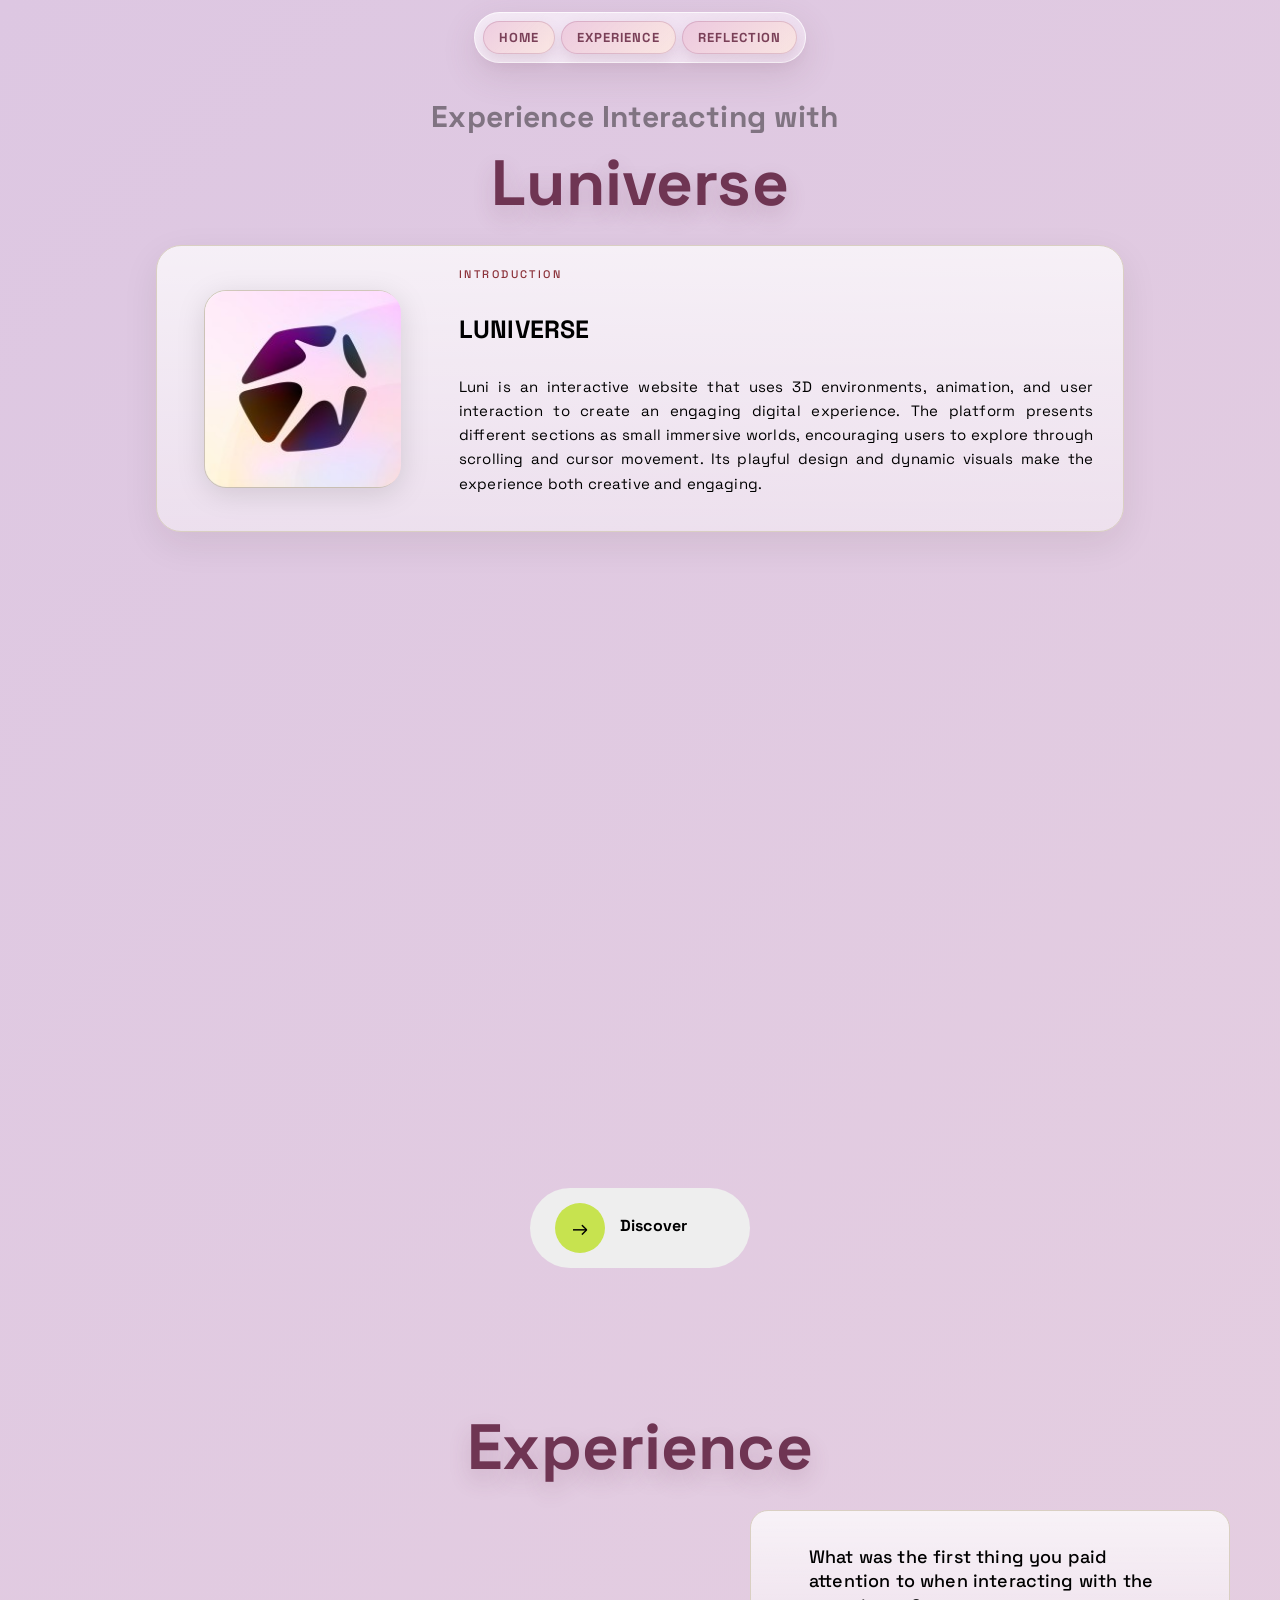
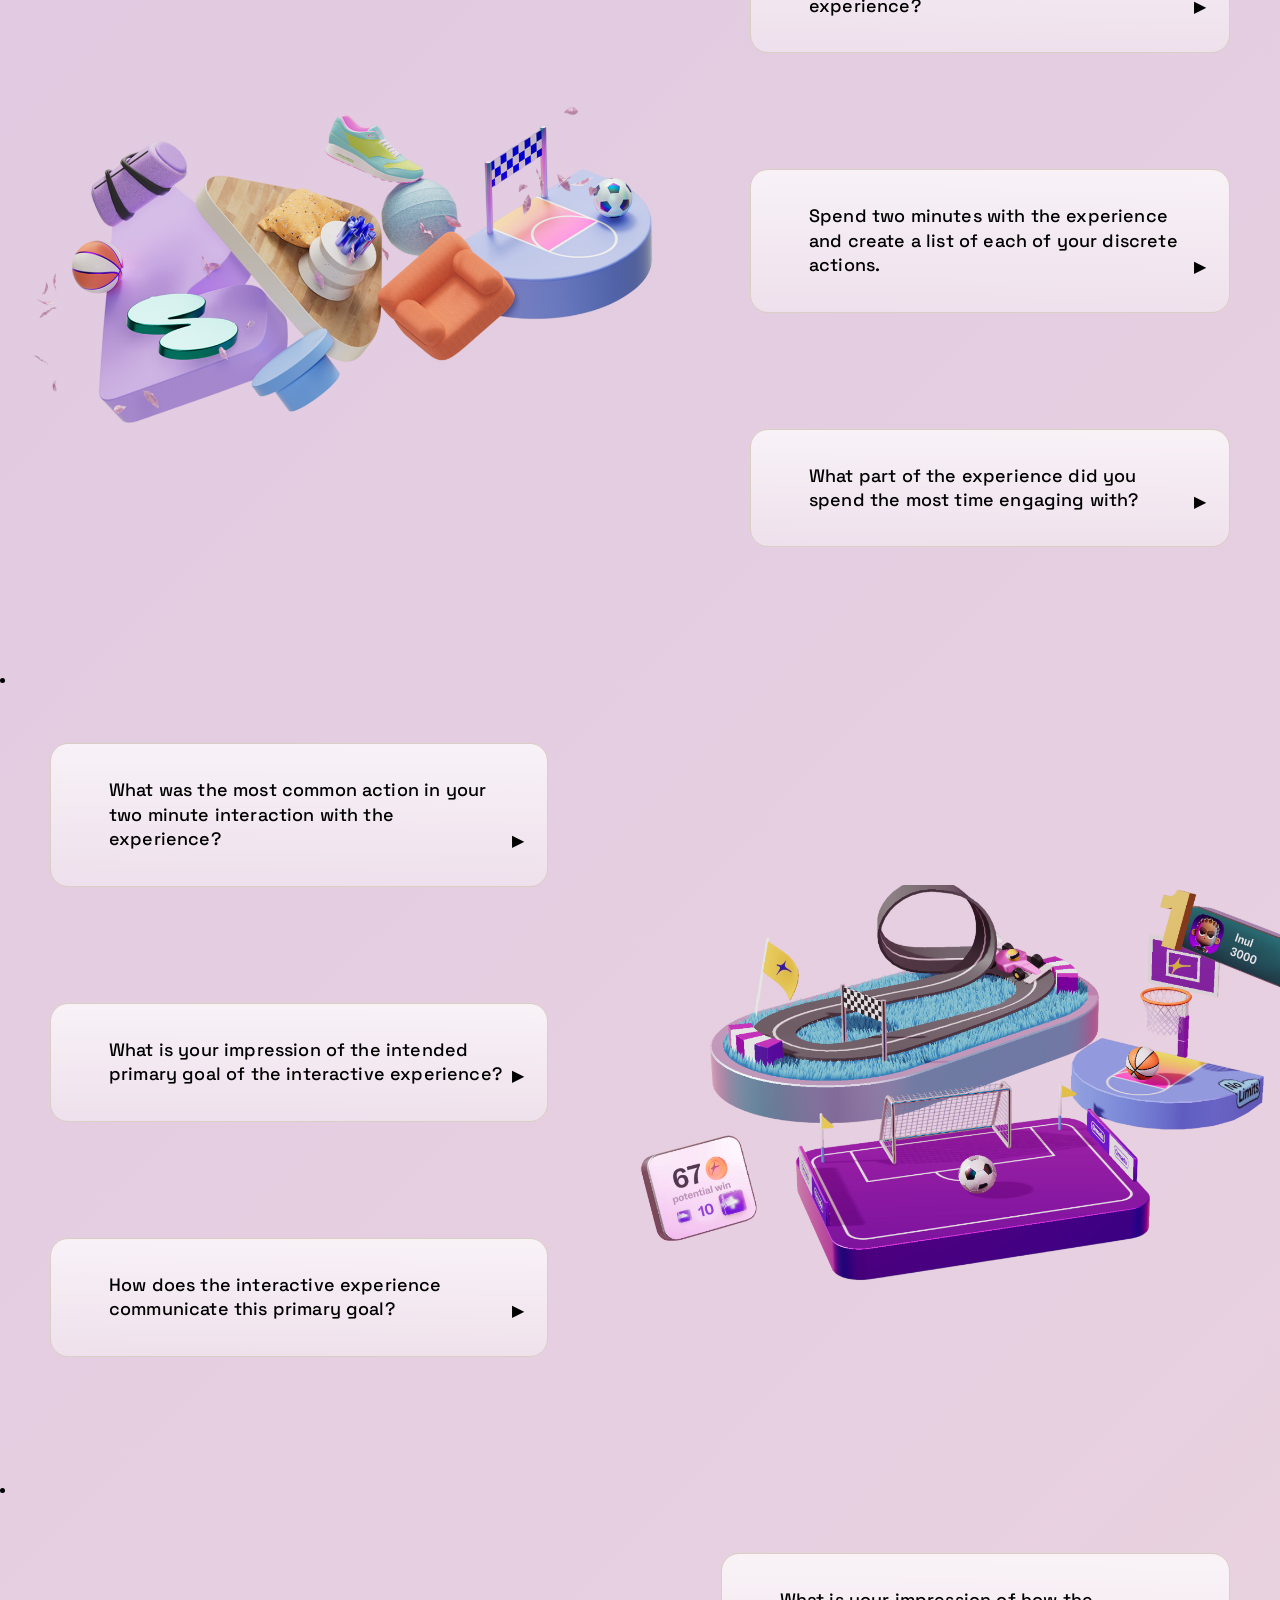
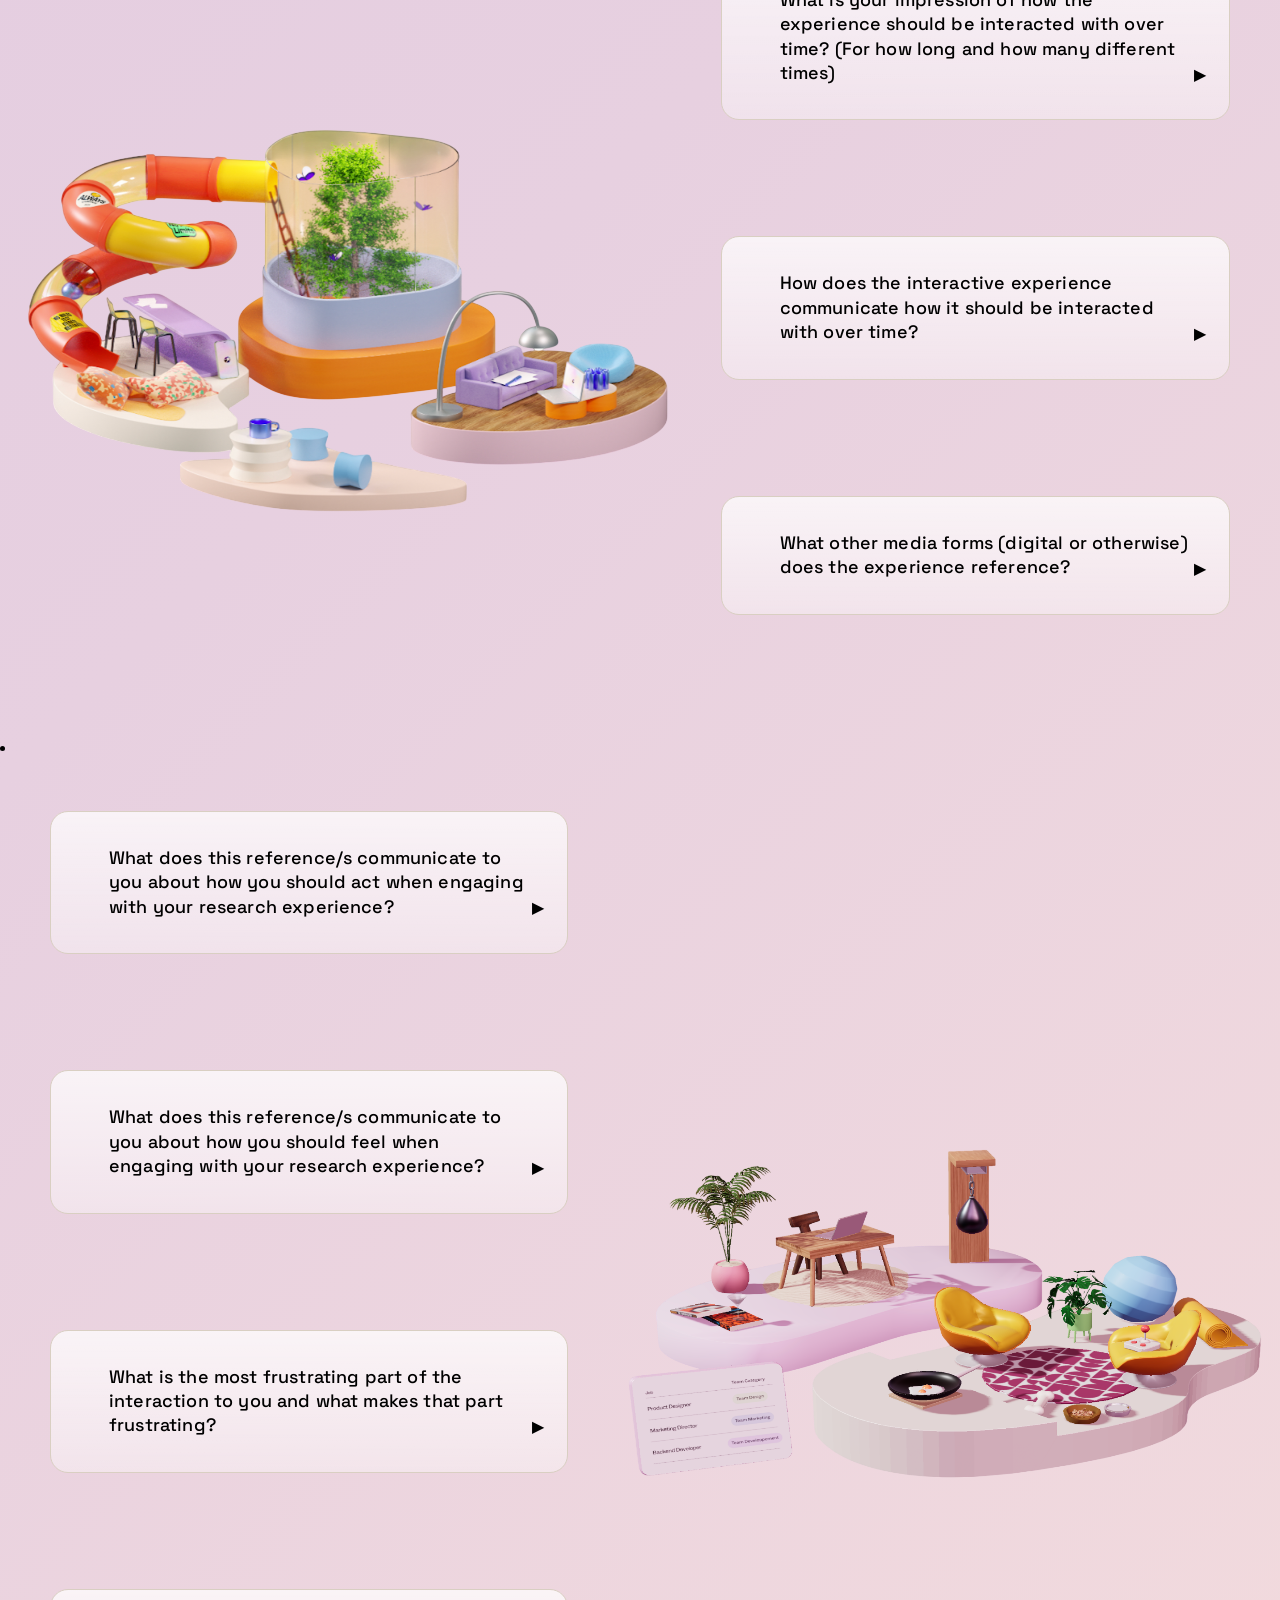
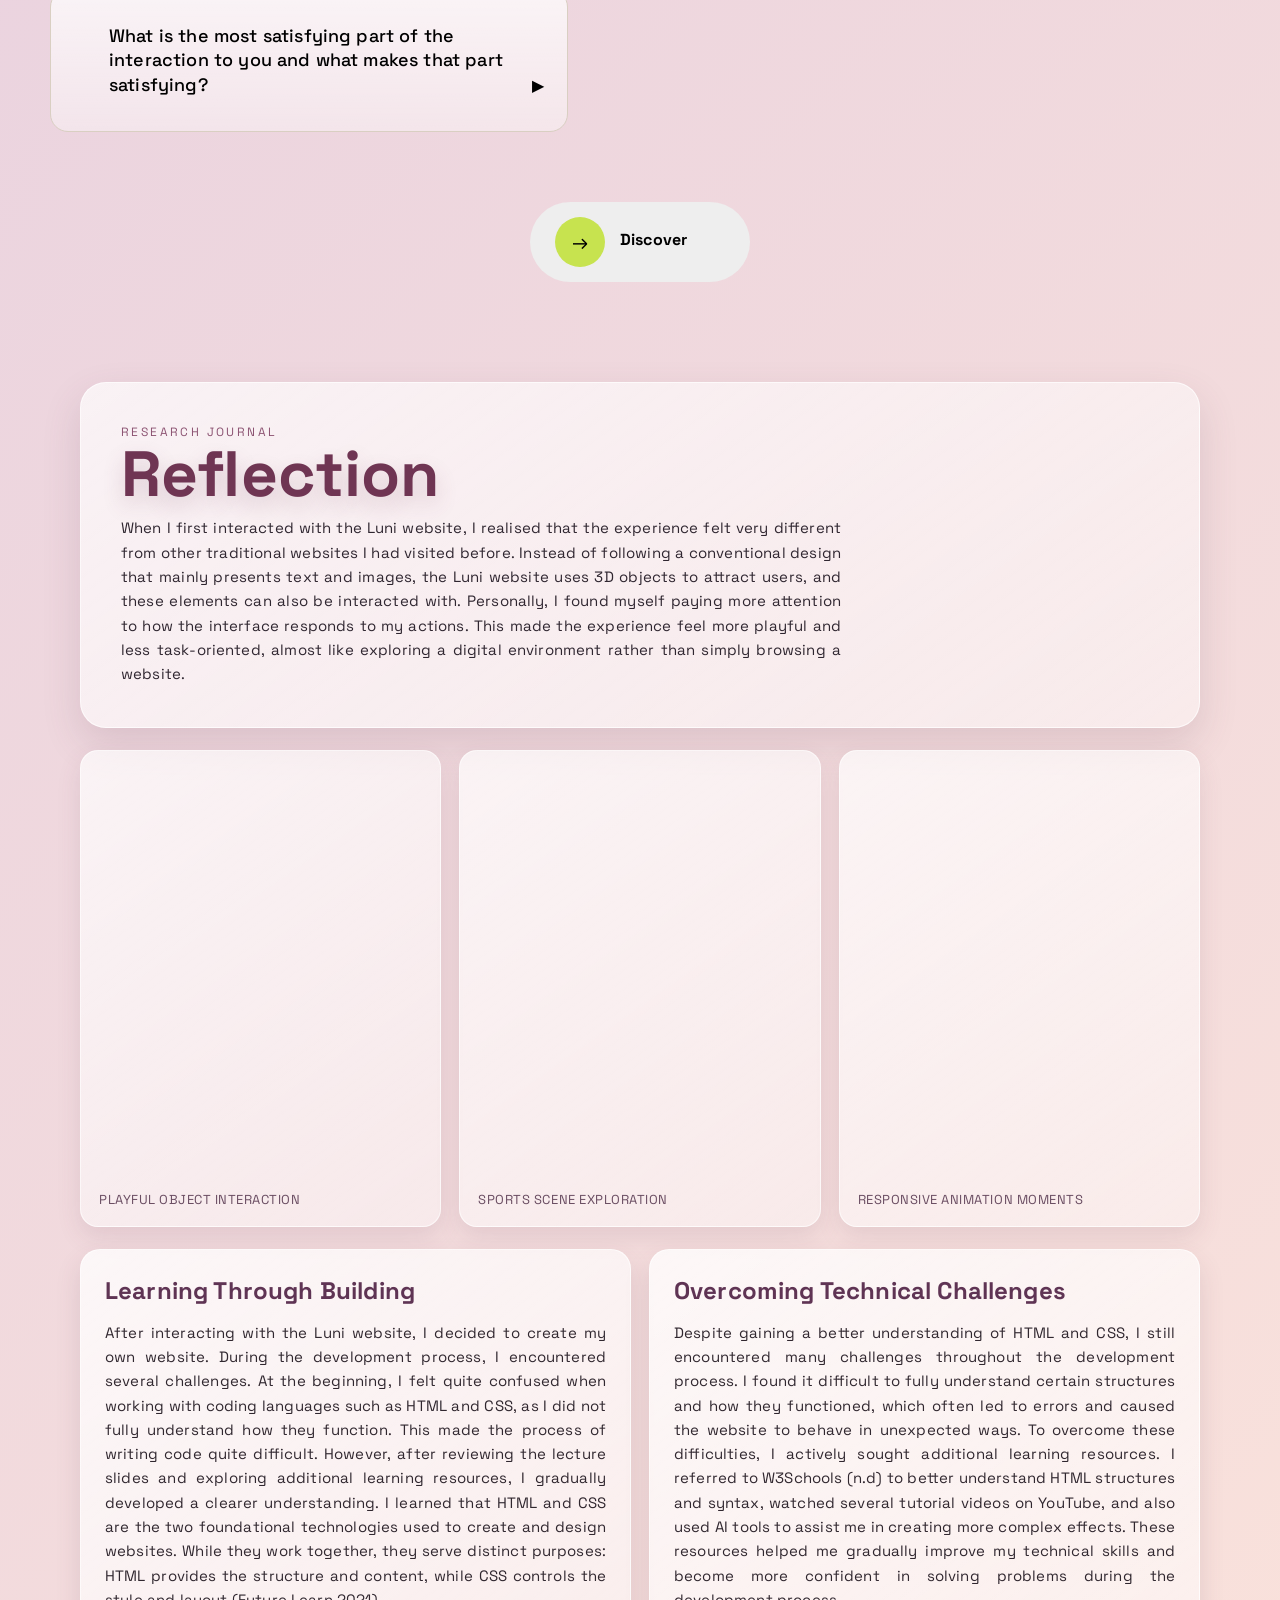
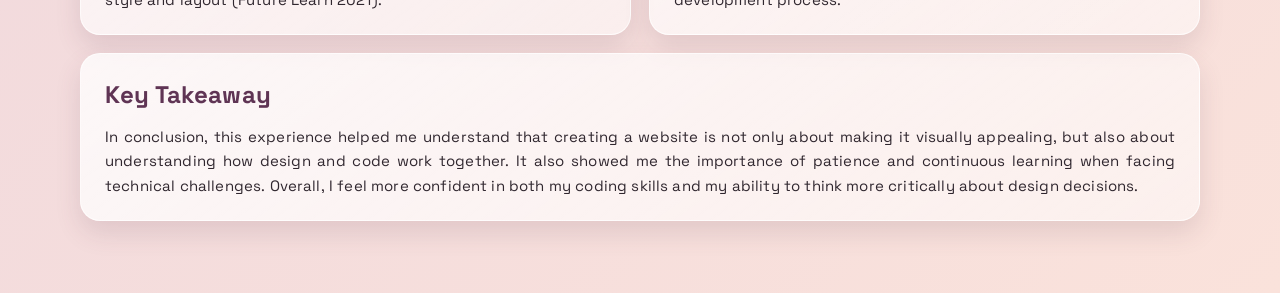
<file: index.html>
<!DOCTYPE html>
<html lang="en">
<head>
    <meta charset="UTF-8">
    <meta name="viewport" content="width=device-width, initial-scale=1.0">
    <title>Experience Interacting</title>
    <!--I used a cloud image as my website icon to reflect the dreamy feeling I had when interacting with the Luni website. I chose a pink cloud to match the overall colour palette and keep the design consistent.-->
    <link rel="icon" href="image.png" type="image/png">
    <link rel="stylesheet" href="style.css">
    <link href="https://fonts.googleapis.com/css2?family=Space+Grotesk:wght@300;400;500;600&display=swap" rel="stylesheet">
</head>
<!-- This website is designed to present my personal reflections and responses to questions about the Luni website. 
I was inspired by the Luni website in terms of its colour palette, concept, imagery, and typography. 
However, I simplified these elements to maintain readability and usability-->

<body style="background: linear-gradient(135deg, #ddc7e2, #e7d0e0, #fae2db);">

 <nav class="navbar">
  <a href="#home" class="active"><b>HOME</b></a>
  <a href="#experience" class="active"><b>EXPERIENCE</b></a>
  <a href="#reflection" class="active"><b>REFLECTION</b></a>
</nav>
     <section id="home">
        
<h2 style="
    text-align: center; 
    font-size: 30px; 
    margin-left: -10px ; 
    margin-bottom: 20px;
    margin-top: 30px;
    font-family: 'Space Grotesk', serif; 
    color: rgba(12, 12, 12, 0.447); "> Experience Interacting with</h2>

<h1 style="
    text-align: center; 
    font-size: 64px; 
    margin-top: -30px; 
    margin-bottom: -10px;
    font-family: 'Space Grotesk', serif; 
   color: #6f3553;
   text-shadow: 0 10px 22px rgba(111, 53, 83, 0.2); ">
   Luniverse 
  </h1>

<!--First of all, I used a wrapper to contain the main content and control the overall layout of the page. 
By setting a maximum width and centring the content, it prevents the design from stretching too wide on larger screens. 
This helps maintain readability for users and makes the layout feel more comfortable and well-organised.-->

   <main class="wrap">
        <section class="hero">
            <div class="hero-media">
                <img src="luni.png" alt="Minimal icon">
            </div>
            <div class="hero-text">
                <p class="eyebrow">Introduction</p>
                <h1 style="
                font-size: 25px; ">LUNIVERSE</h1>
                <p
                style="
                font-size: 15px; 
                text-align: justify;">
                    Luni is an interactive website that uses 3D environments, animation, and user interaction to create an engaging digital experience. The platform presents different sections as small immersive worlds, encouraging users to explore through scrolling and cursor movement. Its playful design and dynamic visuals make the experience both creative and engaging.</p></div>
        </section>
        
<!--For the image section, I created a bordered box and placed it below the introductory text to keep the layout clean and well-structured. 
I arranged the images inside to maintain a consistent visual presentation. These images are screenshots from the Luni website, 
used to give users a brief visual introduction to the selected website.-->

<div class="img-box">
    <img src="img1.png" class="img1"
    style="width: 1000px; height: 500px;
    border-radius: 20px;">
    <img src="img2.png" class="img2"
    style="width: 1000px; height: 500px;
    border-radius: 20px;">
    <img src="img3.png" class="img3"
    style="width: 1000px; height: 500px;
    border-radius: 20px;">
    <img src="img4.png" class="img4"
    style="width: 1000px; height: 500px; 
    border-radius: 20px;">
  </div>

<!-- At the bottom of the page, I added a link button to help users easily navigate to another section after scrolling. 
I placed it at the end to create a more intuitive flow and encourage users to continue exploring the website. 
The arrow-style design is inspired by the Luni website, creating a visual connection while keeping the interface simple and user-friendly.-->

<div style="display:flex; 
justify-content: center;
margin-top: -200px">
 <a href="#experience" class="luni-btn">
  
  <div class="icon">
    →
  </div>

  <div class="content", align-items: center;>
    <span class="text-1"><b>Discover</b> </span>
    <span class="text-2">Enter → </span>
  </div>
</a>
</div>

    </main>

     <section id="experience">
  <h1 style="
    text-align: center; 
    font-size: 64px; 
    margin-bottom: -40px; 
    font-family: 'Space Grotesk', serif; 
    color: #6f3553;
    text-shadow: 0 10px 22px rgba(111, 53, 83, 0.2); ">
    Experience
  </h1>
 
<!-- In this section, I designed a Q&A layout where every three questions are paired with an image beside them. 
 I alternated the layout using flex-direction: row-reverse to create a zigzag pattern, making the design less repetitive 
 and more visually engaging. The images are screenshots from the Luni website, included to support my responses and better illustrate the 3D objects discussed. -->

  <div style="display: flex; align-items: center; gap: 40 px;">
  <img src="1.png" style="width: 700px; height: 500px;">
<ol class="qa-list">
  <li class="qa-item">
      <details class="qa">
        <summary>
          <h2 style="
            font-size: 18px;
            margin-left: -30px;">What was the first thing you paid attention to when interacting with the experience?</h2>
        </summary>
                <p style="
                    font-size: 15px;
                    text-align: justify;
                    margin-left: -30px;">The first thing that caught my attention when interacting with the website was the colorful 3D environment on the homepage. The large text “Welcome to the Luni verse” appears behind several small scenes that look like different rooms or spaces representing parts of everyday life. The subtle movements and animations within each area made the environment feel lively and interesting. I was especially drawn to the soft pastel color palette, which creates a calm and pleasant visual atmosphere. The overall design feels imaginative and slightly dreamy, which makes the website look very playful and visually appealing.</p></details></li>
            <li class="qa-item">
                <details class="qa">
                <summary>
           <h2 style="
                    font-size: 18px;
                    margin-left: -30px;">Spend two minutes with the experience and create a list of each of your discrete actions.</h2></summary>
                <p style="
                    font-size: 15px;
                    text-align: justify;
                    margin-left: -30px;">
                    During the first two minutes interacting with the experience, I performed the following actions:

<ul style="margin-left:-70px;
color: var(--muted);"> • Opened the website and observed the 3D environment on the homepage.</ul>
<ul style="margin-left:-70px;
color: var(--muted);"> • Moved the cursor around to observe the subtle movements of the scene.</ul>
<ul style="margin-left:-70px;
color: var(--muted);"> • Looked closely at different objects placed in each area of the homepage.</ul>
<ul style="margin-left:-70px;
color: var(--muted);"> • Hovered over elements and noticed objects moving or floating.</ul>
<ul style="margin-left:-70px;
color: var(--muted);"> • Scrolled down to explore more parts of the website.</ul>
<ul style="margin-left:-70px;
color: var(--muted);"> • Clicked on the Omada section to explore another environment.</ul>
<ul style="margin-left:-70px;
color: var(--muted);"> • Observed the sports-themed environment, including the racing track and animated car.</ul>
<ul style="margin-left:-70px;
color: var(--muted);"> • Interacted with objects such as the soccer ball and basketball.</ul>
<ul style="margin-left:-70px;
color: var(--muted);"> • Navigated back to the homepage and clicked on the Studio section.</ul>
<ul style="margin-left:-70px;
color: var(--muted);"> • Observed a new environment with dynamic 3D elements such as moving spheres and butterflies.</ul>
<ul style="margin-left:-70px;
color: var(--muted);"> • Interacted with different 3D objects, including clicking on a butterfly and observing changes.</ul>
<ul style="margin-left:-70px;
color: var(--muted);"> • Explored interactive elements such as turning objects on and off.</ul>
<ul style="margin-left:-70px;
color: var(--muted);"> • Scrolled further and noticed the website automatically transitioned to a new section.</ul>
<ul style="margin-left:-70px;
color: var(--muted);"> • Scrolled to the final Career section and observed a playful 3D environment with cute objects.</ul>
<ul style="margin-left:-70px;
color: var(--muted);"> • Interacted with elements such as a frying pan and a punching bag, which responded in an engaging way.</ul>
</p></details></li>
            <li>
                <details class="qa">
                <summary>
            <h2 style="
                    font-size: 18px;
                    margin-left: -30px;">What part of the experience did you spend the most time engaging with?</h2></summary>
                <p style="
                    font-size: 15px;
                    text-align: justify;
                    margin-left: -30px;">I spent the most time engaging with the interactive animations throughout the website. As the experience is designed in a 3D environment, many objects respond to user interaction, which makes the experience more engaging. I spent a significant amount of time interacting with these 3D elements, observing how they move and react when I hovered over or clicked on them. This aspect of the website encouraged me to explore more and repeat certain interactions multiple times. This suggests that the interactive animations are a key feature designed to capture and maintain user attention.</p></details></li></div>
            <li>
                <div style="display: flex; align-items: center; gap: 40 px; flex-direction:row-reverse;">
  <img src="2.png" style="width: 700px; height: 400px;">
                <ol class="qa-list">
  <li class="qa-item">
                <details class="qa">
                    <summary>
            <h2 style="
                    font-size: 18px;
                    margin-left: -30px;">What was the most common action in your two minute interaction with the experience?</h2></summary>
                <p style="
                    font-size: 15px;
                    text-align: justify;
                    margin-left: -30px;">The most common action during my two-minute interaction was moving the cursor across different parts of the 3D environment to observe how the objects respond. Many elements react to cursor movement by shifting or floating slightly, which encouraged me to continue exploring the scene. Another frequent action was scrolling, as I used it to navigate through the website and reveal new sections, where additional 3D elements would appear and animate as I moved down the page.</p></details></li>
            <li>
                <details class="qa">
                    <summary>
            <h2 style="
                    font-size: 18px;
                    margin-left: -30px;">What is your impression of the intended primary goal of the interactive experience?</h2></summary>
                <p style="
                    font-size: 15px;
                    text-align: justify;
                    margin-left: -30px;">The most common action during my two-minute interaction was moving the cursor across different parts of the 3D environment to observe how the objects respond. Many elements react to cursor movement by shifting or floating slightly, which encouraged me to continue exploring the scene. Another frequent action was scrolling, as I used it to navigate through the website and reveal new sections, where additional 3D elements would appear and animate as I moved down the page.</p></details></li>
            <li>
                <details class="qa">
                    <summary>
            <h2 style="
                    font-size: 18px;
                    margin-left: -30px;">How does the interactive experience communicate this primary goal?</h2></summary>
                <p style="
                    font-size: 15px;
                    text-align: justify;
                    margin-left: -30px;">The interactive experience communicates this goal through the use of visually engaging 3D environments, smooth animations, and visual storytelling. Each section introduces different aspects of the platform, allowing users to explore its features by interacting with 3D objects rather than passively reading text. After engaging with the 3D environments, users are presented with sections of text accompanied by fluid animations, where the typography and visuals appear almost dynamic and lively. This combination of movement, layout, and imagery helps guide users through the platform’s concept and enhances their overall understanding of its purpose.</p>
            </details></li></div>
            <li> 
                  <div style="display: flex; align-items: center; gap: 40 px;">
  <img src="3.png" style="width: 1500px; height: 400px;">
                <ol class="qa-list">
  <li class="qa-item">
                <details class="qa">
                    <summary>
            <h2 style="
                    font-size: 18px;
                    margin-left: -30px;" >What is your impression of how the experience should be interacted with over time? (For how long and how many different times)</h2></summary>
                <p style="
                    font-size: 15px;
                    text-align: justify;
                    margin-left: -30px;">In my opinion, the experience is designed to be used for a short period of time, typically around five to ten minutes. From my experience, the visually appealing interface, including the moving 3D elements and harmonious pastel colors, encourages users to explore the website in one session. However, it seems that the experience does not require frequent revisits, as it mainly functions as an introduction to the platform. I feel that one or two visits are enough for users to fully explore its content.</p></details></li>
            <li>
                <details class="qa">
                    <summary>
            <h2 style="
                    font-size: 18px;
                    margin-left: -30px;">How does the interactive experience communicate how it should be interacted with over time?</h2></summary>
                <p style="
                    font-size: 15px;
                    text-align: justify;
                    margin-left: -30px;">The interactive experience communicates this through its scroll-based structure and linear progression. As users scroll down the page, new sections are revealed sequentially, guiding them to explore the experience in a single session. Users are encouraged to click and interact with different elements in each section, engage with small 3D objects, and then read the related information about the platform. Additionally, the lack of features such as user accounts or regularly updated content suggests that the experience is designed to be explored once rather than repeatedly.</p></details></li>
            <li>
                 <details class="qa">
                    <summary>
            <h2 style="
                    font-size: 18px;
                    margin-left: -30px;" >What other media forms (digital or otherwise) does the experience reference?</h2></summary>
                <p style="
                    font-size: 15px;
                    text-align: justify;
                    margin-left: -30px;">In my opinion, the experience references a variety of media forms, including video games, web-based animations, and digital product advertisements. The 3D environments and interactive elements create a game-like experience, allowing users to interact with objects as if they are playing within a virtual space. At the same time, the smooth animations of both visuals and text resemble common web animation styles found in modern websites. In addition, the overall structure and polished visual presentation of the website reflect a modern product landing page designed to promote a digital application.</p></details></li></div>
            <li>
                  <div style="display: flex; align-items: center; gap: 40 px; flex-direction: row-reverse;">
  <img src="4.png" style="width: 1400px; height: 400px;">
                <ol class="qa-list">
  <li class="qa-item">
                 <details class="qa">
                    <summary>
            <h2 style="
                    font-size: 18px;
                    margin-left: -30px;">What does this reference/s communicate to you about how you should act when engaging with your research experience?</h2></summary>
                <p style="
                    font-size: 15px;
                    text-align: justify;
                    margin-left: -30px;">These references suggest that I should interact with the experience in an active and exploratory way. The game-like elements encourage me to click, move the cursor, and interact with different 3D objects. Meanwhile, the web animation style leads me to scroll and observe how the content and concept change as I scroll up and down the page. At the same time, the structure of product advertisements also encourages me to read, explore, and understand the information about the interactive web project.</p></details></li>
            <li>
                 <details class="qa">
                    <summary>
            <h2 style="
                    font-size: 18px;
                    margin-left: -30px;">What does this reference/s communicate to you about how you should feel when engaging with your research experience?</h2></summary>
                <p style="
                    font-size: 15px;
                    text-align: justify;
                    margin-left: -30px;">These references suggest that I should feel curious, excited, and engaged while interacting with the experience. The game-like elements make me feel excited and curious, as exploring one section encourages me to move to another to discover more interesting features. The web animation style makes me feel satisfied and impressed, as the smooth movements and soft visuals create a light and almost dreamlike atmosphere, as if I am floating in the clouds. In addition, the structure of a modern product landing page makes me feel interested and confident in the platform, as it presents information in a clear, polished, and visually appealing way.</p></details></li>
            <li>
                 <details class="qa">
                    <summary>
            <h2 style="
                    font-size: 18px;
                    margin-left: -30px;">What is the most frustrating part of the interaction to you and what makes that part frustrating?</h2></summary>
                <p style="
                    font-size: 15px;
                    text-align: justify;
                    margin-left: -30px;">One of the most annoying aspects of interaction is scroll sensitivity. The site responds very quickly to scrolling input, which sometimes causes the page to move to the next section too suddenly. As a result, I sometimes missed important details or didn't have enough time to fully explore the previous section before moving on to another experience. This made the interaction feel a bit rushed and reduced my ability to fully engage with certain elements.</p></details></li>
            <li>
                 <details class="qa">
                    <summary>
            <h2 style="
                    font-size: 18px;
                    margin-left: -30px;">What is the most satisfying part of the interaction to you and what makes that part satisfying?</h2></summary>
                <p style="
                    font-size: 15px;
                    text-align: justify;
                    margin-left: -30px;">The most satisfying part of the experience is the visual design of the site, especially the use of 3D elements and smooth animations. Carefully designed 3D objects, combined with soothing pastel colors, create a vibrant and visually pleasing environment. Smooth movements and responsive interactions make designs vibrant and engaging, enhancing the overall user experience. This strong visual design makes the website fun to explore and leaves a lasting impression.</p></details></li></div>
        </ol>

        <div style="display: flex;
        justify-content: center;
        margin-top: -50px; ">
<a href="#reflection" class="luni-btn">

  <div class="icon">
    →
  </div>

  <div class="content", align-items: center; >
    <span class="text-1"><b>Discover</b> </span>
    <span class="text-2">Enter → </span>
  </div>
</a>
</div>


<!--In the reflection section, I mentioned that interacting with the Luni website felt very different and engaging, 
especially because of the 3D elements. To support this, I included a screen recording showing how I interacted with the website.
I placed it right after the first paragraph so it directly connects with what I described.-->

  <main class="reflection-page"
  style="margin-top: 100px;">
    <section class="reflection-hero" id="reflection">
      <p class="reflection-kicker">Research Journal</p>
      <h1 style="
    text-align: left; 
    font-size: 64px; 
    margin-top: -30px; 
    margin-bottom: -10px;
    font-family: 'Space Grotesk', serif; 
   color: #6f3553;
   text-shadow: 0 10px 22px rgba(111, 53, 83, 0.2); ">Reflection</h1>
      <p class="reflection-lead">
        When I first interacted with the Luni website, I realised that the experience felt very different from other traditional websites I had visited before. Instead of following a conventional design that mainly presents text and images, the Luni website uses 3D objects to attract users, and these elements can also be interacted with. Personally, I found myself paying more attention to how the interface responds to my actions. This made the experience feel more playful and less task-oriented, almost like exploring a digital environment rather than simply browsing a website.
      </p>
    </section>

<section class="reflection-media" aria-label="Interaction clips">
      <article class="media-card">
        <video autoplay muted loop playsinline>
          <source src="boxing.mp4" type="video/mp4">
        </video>
        <p>Playful object interaction</p>
      </article>

      <article class="media-card">
        <video autoplay muted loop playsinline>
          <source src="soccer.mp4" type="video/mp4">
        </video>
        <p>Sports scene exploration</p>
      </article>

      <article class="media-card">
        <video autoplay muted loop playsinline>
          <source src="egg.mp4" type="video/mp4">
        </video>
        <p>Responsive animation moments</p>
      </article>
    </section>

 <section class="reflection-notes">
      <article class="reflection-card">
        <h2>Learning Through Building</h2>
        <p>
          After interacting with the Luni website, I decided to create my own website. During the development process, I encountered several challenges. At the beginning, I felt quite confused when working with coding languages such as HTML and CSS, as I did not fully understand how they function. This made the process of writing code quite difficult. However, after reviewing the lecture slides and exploring additional learning resources, I gradually developed a clearer understanding. I learned that HTML and CSS are the two foundational technologies used to create and design websites. While they work together, they serve distinct purposes: HTML provides the structure and content, while CSS controls the style and layout (Future Learn 2021).
        </p>
      </article>

      <article class="reflection-card">
        <h2>Overcoming Technical Challenges</h2>
        <p>
          Despite gaining a better understanding of HTML and CSS, I still encountered many challenges throughout the development process. I found it difficult to fully understand certain structures and how they functioned, which often led to errors and caused the website to behave in unexpected ways. To overcome these difficulties, I actively sought additional learning resources. I referred to W3Schools (n.d) to better understand HTML structures and syntax, watched several tutorial videos on YouTube, and also used AI tools to assist me in creating more complex effects. These resources helped me gradually improve my technical skills and become more confident in solving problems during the development process.
        </p>
      </article>
    
    <article class="reflection-card reflection-card--wide">
        <h2>Key Takeaway</h2>
        <p>
          In conclusion, this experience helped me understand that creating a website is not only about making it visually appealing, but also about understanding how design and code work together. It also showed me the importance of patience and continuous learning when facing technical challenges. Overall, I feel more confident in both my coding skills and my ability to think more critically about design decisions.
        </p>
      </article>
    </section>
  </main>

</body>
</html>
</file>
<file: style.css>
*,
*::before,
*::after {
  box-sizing: border-box;
}

:root {
  color-scheme: light;
  --bg: #d8deef;
  --surface: #fbf8f3;
  --ink: #171511;
  --muted: #635d55;
  --hairline: #d9cfc2;
  --hairline-strong: #c4b8a9;
  --accent: #8b3139;
  --accent-soft: rgba(139, 49, 57, 0.1);
  --shadow-soft: 0 12px 36px rgba(41, 23, 11, 0.08);
}

html {scroll-behavior: smooth;}


.eyebrow {
  text-transform: uppercase;
  letter-spacing: 0.22em;
  font-size: 11px;
  font-weight: 500;
  color: var(--accent);
  margin: 0 0 10px;
}

.img-box{
  position: relative;
  width: 100%;
  height: 800px;
  overflow: hidden;
  border-radius: 20px;
}

.img-box img{
  position: absolute;
  width: 100%;
  height: 100%;
  object-fit: cover;
  opacity: 0;
  animation: fade 8s infinite;
}

/*I added an automatic slideshow effect to transition between the images, making the section more dynamic and engaging. 
This reflects the interactive nature of the Luni website, where movement and animation play an important role. 
At the same time, I kept the transitions simple to avoid distracting users and to maintain readability.*/

/* delay */
.img-box img:nth-child(1){ animation-delay: 0s; }
.img-box img:nth-child(2){ animation-delay: 2s; }
.img-box img:nth-child(3){ animation-delay: 4s; }
.img-box img:nth-child(4){ animation-delay: 6s; }

/* animation fade */
@keyframes fade{
  0%{ opacity: 0; }
  10%{ opacity: 1; }
  25%{ opacity: 1; }
  35%{ opacity: 0; }
  100%{ opacity: 0; }
}


body {
  margin: 0;
  font-family: "Space Grotesk", "Segoe UI", sans-serif;
  line-height: 1.62;
  letter-spacing: 0.01em;
}

.wrap {
  width: min(1080px, 100%);
  margin: 0 auto;
  padding: 20px 56px 64px;
}

/*
The hero section uses a grid layout to place the image and text side by side, creating a clear and balanced design. 
The soft colours, rounded corners, and subtle shadows are inspired by the Luni website, but simplified to maintain readability and usability.
*/

.hero {
  position: relative;
  isolation: isolate;
  display: grid;
  grid-template-columns: minmax(180px, 230px) 1fr;
  gap: 42px;
  align-items: center;
  padding: 20px 30px;
  margin-bottom: 56px;
  border: 1px solid var(--hairline);
  border-radius: 25px;
  background: linear-gradient(180deg, rgba(255, 255, 255, 0.72), rgba(255, 255, 255, 0.42));
  box-shadow: var(--shadow-soft);
  overflow: hidden;
}

.hero-media {
  width: 196px;
  aspect-ratio: 1 / 1;
  border: 1px solid var(--hairline);
  border-radius: 22px;
  display: grid;
  place-items: center;
  background: linear-gradient(180deg, #ffffff, #f4eee6);
  box-shadow: inset 0 1px 0 rgba(255, 255, 255, 0.75);
  margin: 0 auto;
}

.hero-media img {
  width: 196px;
  height: 196px;
  border-radius: 22px ;
  filter: drop-shadow(0 6px 14px rgba(0, 0, 0, 0.12));
}

/* In this section, I designed the Q&A layout using individual boxes for each question and answer, 
and added hover effects to make the interaction more engaging. As this was my first time coding, I found it challenging. I used ChatGPT for support, 
then refined it myself by removing unnecessary elements and adjusting it based on my understanding. I also applied layout techniques such as alignment, margin, padding, and borders, 
along with small transform effects to improve the overall design and interaction.*/

/*When I used LLM to help write this code, and I understand that it controls text alignment, font sizes, and colors for each question box. 
It also adds rounded corners, hover effects (including movement and shadows), positions the arrow correctly, 
and creates an animation where the arrow rotates on click while the answer expands and the box resizes.*/

.qa-list {
  list-style: none;
  counter-reset: qa;
  padding: 0;
  margin: 0 0 70px;
  display: grid;
  gap: 16px;
}

.qa-list li {
  position: relative;
  counter-increment: qa;
  padding: 24px 28px 24px 88px;
  border: 1px solid var(--hairline);
  border-radius: 18px;
  background: linear-gradient(180deg, rgba(255, 255, 255, 0.74), rgba(255, 255, 255, 0.38));
  transition: transform 180ms ease, border-color 180ms ease, box-shadow 180ms ease;
  margin: 50px;
}

.qa-list h2 {
  font-size: clamp(17px, 1.95vw, 21px);
  line-height: 1.36;
  font-weight: 500;
  margin: 10px;
}

.qa-list p {
  max-width: 800px;
  margin: 10px;
  color: var(--muted);
  max-width: 72ch;
}

@media (hover: hover) {
  .qa-list li:hover {
    transform: translateY(-2px);
    border-color: var(--hairline-strong);
    box-shadow: 0 10px 26px rgba(35, 20, 8, 0.08);
  }
}

/*I used LLM to help write this code, and I understand that it controls text alignment, font sizes, and colors for each question box. 
It also adds rounded corners, hover effects (including movement and shadows), positions the arrow correctly, 
and creates an animation where the arrow rotates on click while the answer expands and the box resizes.*/

.qa summary{
  list-style: none;
  cursor: pointer;
  position: relative;
}

.qa summary::after{
  content: "▶";
  position: absolute;
  right: -5px;
  bottom: -2px;
  transition: transform 0.3s ease;
}

.qa[open] summary::after{
  transform: rotate(90deg);
}

@media (max-width: 560px) {

  .wrap {
    padding: 10px 16px 34px;
  }

  .hero {
    margin-bottom: 34px;
    padding: 24px 18px;
    border-radius: 20px;
  }

  .hero-media {
    width: 136px;
    border-radius: 18px;
  }

  .hero-media img {
    width: 70px;
    height: 70px;
  }

  .eyebrow {
    font-size: 10px;
    margin-bottom: 10px;
  }

  h1 {
    font-size: clamp(30px, 11vw, 44px);
  }

  .qa-list {
    gap: 12px;
    margin-bottom: 46px;
  }

  .qa-list li {
    padding: 18px 16px 18px 58px;
    border-radius: 14px;
  }

  .qa-list li::before {
    left: 16px;
    top: 18px;
    font-size: 11px;
  }

  .qa-list h2 {
    font-size: 17px;
  }
}

/*In this part, I used an LLM to ask how to adjust the effects for the “luni-btn” section. After reviewing the explanation, 
I realized it was built from simpler code patterns, so I tried to recreate it myself. I first adjusted the text and icon, 
then added effects like transform and opacity to achieve the interaction I wanted.*/

.luni-btn{
  position: relative;
  display: flex;
  align-items: center;
  gap: 15px;
  min-width: 220px;
  padding: 15px 25px;
  border-radius: 50px;
  background: #eee;
  text-decoration: none;
  color: black;
}

/* ICON */
.icon{
  width: 50px;
  height: 50px;
  border-radius: 50%;
  background: #c7e34f;
  display: flex;
  align-items: center;
  justify-content: center;
  font-size: 20px;
  transition: transform 0.4s ease;
}

/* TEXT */
.content{
  position: relative;
  height: 30px;
}

/* COMBINE TEXT */
.content span{
  position: absolute;
  left: 0;
  top: 0;
  transition: all 0.4s ease;
  white-space: nowrap;
}

/* TEXT HOVER */
.text-2{
  opacity: 0;
  transform: translateY(100%);
}

/* HOVER */
.luni-btn:hover{
  background: #c7e34f;
}

.luni-btn:hover .icon{
  transform: translateX(100%);
  opacity: 0%;
}

/* text */
.luni-btn:hover .text-1{
  opacity: 0;
  transform: translateY(-100%);
}

/* new text appear */
.luni-btn:hover .text-2{
  opacity: 1;
  transform: translateY(0);
}

/* click effect */
.luni-btn:active{
  transform: scale(0.97);
}

/*The navigation bar is designed to be minimal in order to keep the website clear and easy to use. 
I added a hover effect to provide visual feedback and encourage user interaction.
I chose a pink colour and hologram for this effect because it fits well with the overall layout, and it is also inspired by the Luni website’s colour palette.*/

/*For this part, I’m more familiar with the code. I can write the basic elements myself, 
such as text alignment, font sizes, colors, and sizing. However, for more complex effects and creating the navigation bar, 
I learned by watching tutorials on YouTube.*/

/* NAVBAR STYLING */
.navbar {
  position: sticky;
  top: 12px;
  z-index: 100;
  width: fit-content;
  margin: 12px auto 24px;
  padding: 8px;
  display: flex;
  align-items: center;
  justify-content: center;
  gap: 6px;
  border-radius: 999px;
  background: linear-gradient(135deg, rgba(255, 255, 255, 0.62), rgba(255, 255, 255, 0.4));
  border: 1px solid rgba(255, 255, 255, 0.72);
  backdrop-filter: blur(12px) saturate(130%);
  box-shadow: 0 12px 34px rgba(118, 73, 96, 0.16);
}

.navbar a {
  text-decoration: none;
  font-size: 13px;
  font-weight: 600;
  letter-spacing: 0.08em;
  color: #5e4b58;
  padding: 10px 16px;
  border-radius: 999px;
  line-height: 1;
}

.navbar a:hover {
  transform: translateY(-1px);
}

.navbar a.active {
  color: #7a4058;
  background: linear-gradient(135deg, rgba(232, 180, 205, 0.55), rgba(255, 233, 216, 0.62));
  box-shadow: inset 0 0 0 1px rgba(170, 105, 142, 0.3), 0 6px 14px rgba(128, 78, 105, 0.16);
}

/*For this part, I applied the knowledge I learned in class by using basic CSS properties to design the layout of the page. 
I focused on arranging different boxes and elements clearly so that the content is easy to read and well-organised.*/

/*I revisited the lesson on layout and went back to the in-class exercises on the lecture slides to review and recall 
the code, which I then used to build the reflection section.*/

/*REFLECTION PAGE*/
.reflection-page {
  width: min(1120px, calc(100% - 56px));
  margin: 0 auto 72px;
  display: grid;
  gap: 22px;
}

.reflection-hero {
  padding: clamp(26px, 4vw, 40px);
  border-radius: 26px;
  border: 1px solid rgba(255, 255, 255, 0.7);
  background: linear-gradient(145deg, rgba(255, 255, 255, 0.68), rgba(255, 255, 255, 0.42));
  box-shadow: 0 16px 38px rgba(106, 66, 93, 0.16);
}

.reflection-kicker {
  margin: 0 0 10px;
  font-size: 12px;
  letter-spacing: 0.2em;
  text-transform: uppercase;
  color: #8c5372;
}

.reflection-lead {
  margin: 0;
  max-width: 72ch;
  text-align: justify;
  font-size: 15px;
  color: #2f2630;
}

.reflection-media {
  display: grid;
  grid-template-columns: repeat(3, minmax(0, 1fr));
  gap: 18px;
}

.media-card {
  padding: 14px;
  border-radius: 18px;
  border: 1px solid rgba(255, 255, 255, 0.65);
  background: linear-gradient(145deg, rgba(255, 255, 255, 0.7), rgba(255, 255, 255, 0.4));
  box-shadow: 0 10px 24px rgba(104, 63, 92, 0.12);
}

.media-card video {
  width: 100%;
  aspect-ratio: 4 / 5;
  object-fit: cover;
  border-radius: 12px;
  display: block;
}

.media-card p {
  margin: 10px 4px 2px;
  font-size: 13px;
  letter-spacing: 0.04em;
  text-transform: uppercase;
  color: #6a4d62;
}

.reflection-notes {
  display: grid;
  grid-template-columns: repeat(2, minmax(0, 1fr));
  gap: 18px;
}

.reflection-card {
  padding: 22px 24px;
  border-radius: 20px;
  border: 1px solid rgba(255, 255, 255, 0.7);
  background: linear-gradient(145deg, rgba(255, 255, 255, 0.78), rgba(255, 255, 255, 0.5));
  box-shadow: 0 12px 26px rgba(102, 63, 87, 0.14);
}

.reflection-card h2 {
  margin: 0 0 10px;
  font-size: clamp(19px, 2.5vw, 24px);
  color: #5f3454;
}

.reflection-card p {
  margin: 0;
  text-align: justify;
  font-size: 15px;
  color: #30272f;
}

.reflection-card--wide {
  grid-column: 1 / -1;
}

/*REFERENCES*/
/*
Bro Code ( 21 September 2023) 'How to create a CSS navigation bar in 6 minutes!' [video], Bro Code, YouTube website, accessed 6 April 2026, https://www.youtube.com/watch?v=f3uCSh6LIY0

Built in (2025) User Acquisition Manager, Built in website, accessed 5 April 2026. https://builtin.com/job/user-acquisition-manager/3427740

Future Learn (2021) ‘What are HTML and CSS used for? The basics of coding for the web’, Future Learn website, accessed 5 April 2026. https://www.futurelearn.com/info/blog/what-are-html-css-basics-of-coding

Fuwen (n.d.) Hinh dam May Mau Hong [PNG picture], Pngtree website, accessed 5 April 2026. https://vi.pngtree.com/freepng/pink-cloud-shape_20284363.html

Herve (n.d.) Luni, Herve website, accessed 5 April 2026.  https://herve.paris/en/our-work/luni#:~:text=Radical%20Freedom,consistency%20among%20the%20various%20environments.

Knowledge ( 21 September 2024) 'How to Navigate / Scroll Down to a DIV on Button Click using HTML & CSS' [video], Web Tech Knowledge, YouTube website, accessed 6 April 2026, https://www.youtube.com/watch?v=oby8GHRgRyg&t=66s

Luni (2025) Welcome to the Luniverse, Luni website, accessed 5 April 2026. https://www.luni.app/

W3schools (n.d.) HTML Introduction, W3schools website, accessed 5 April 2026. https://www.w3schools.com/html/html_intro.asp
*/
</file>
